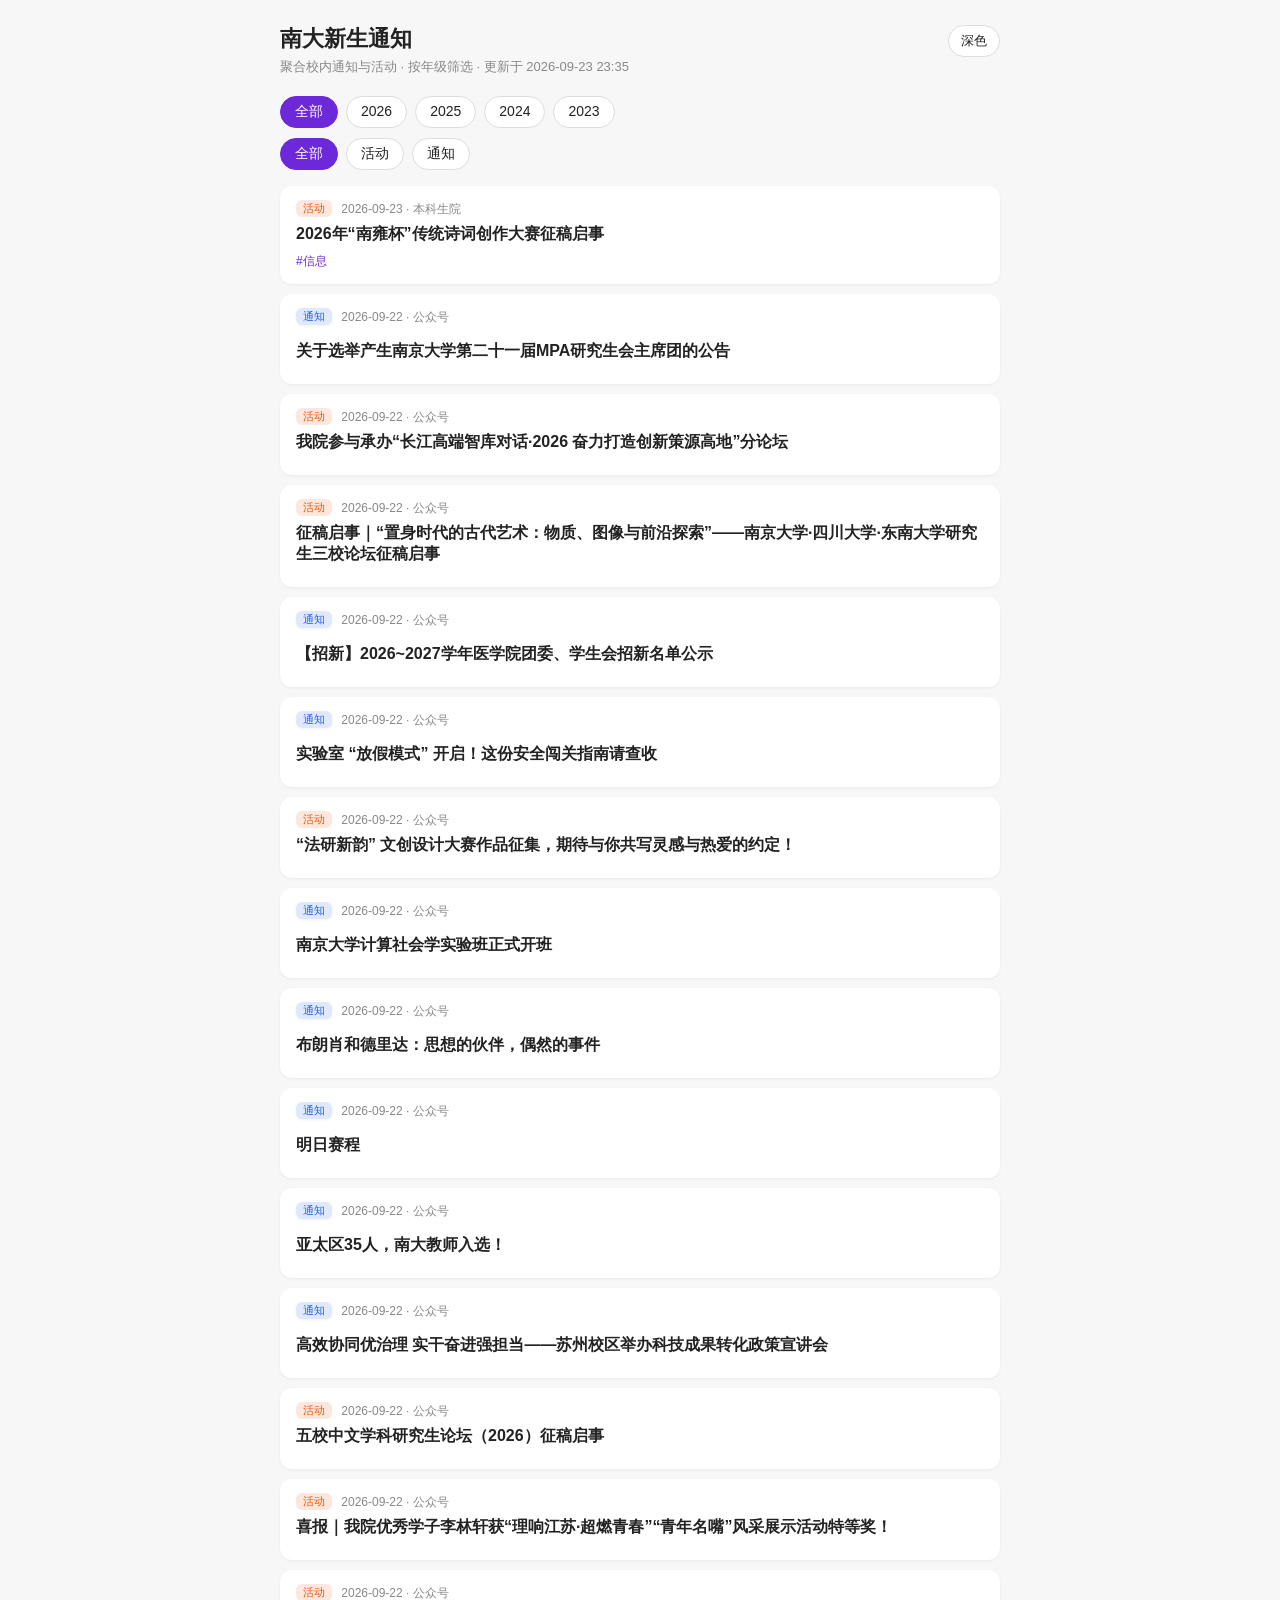
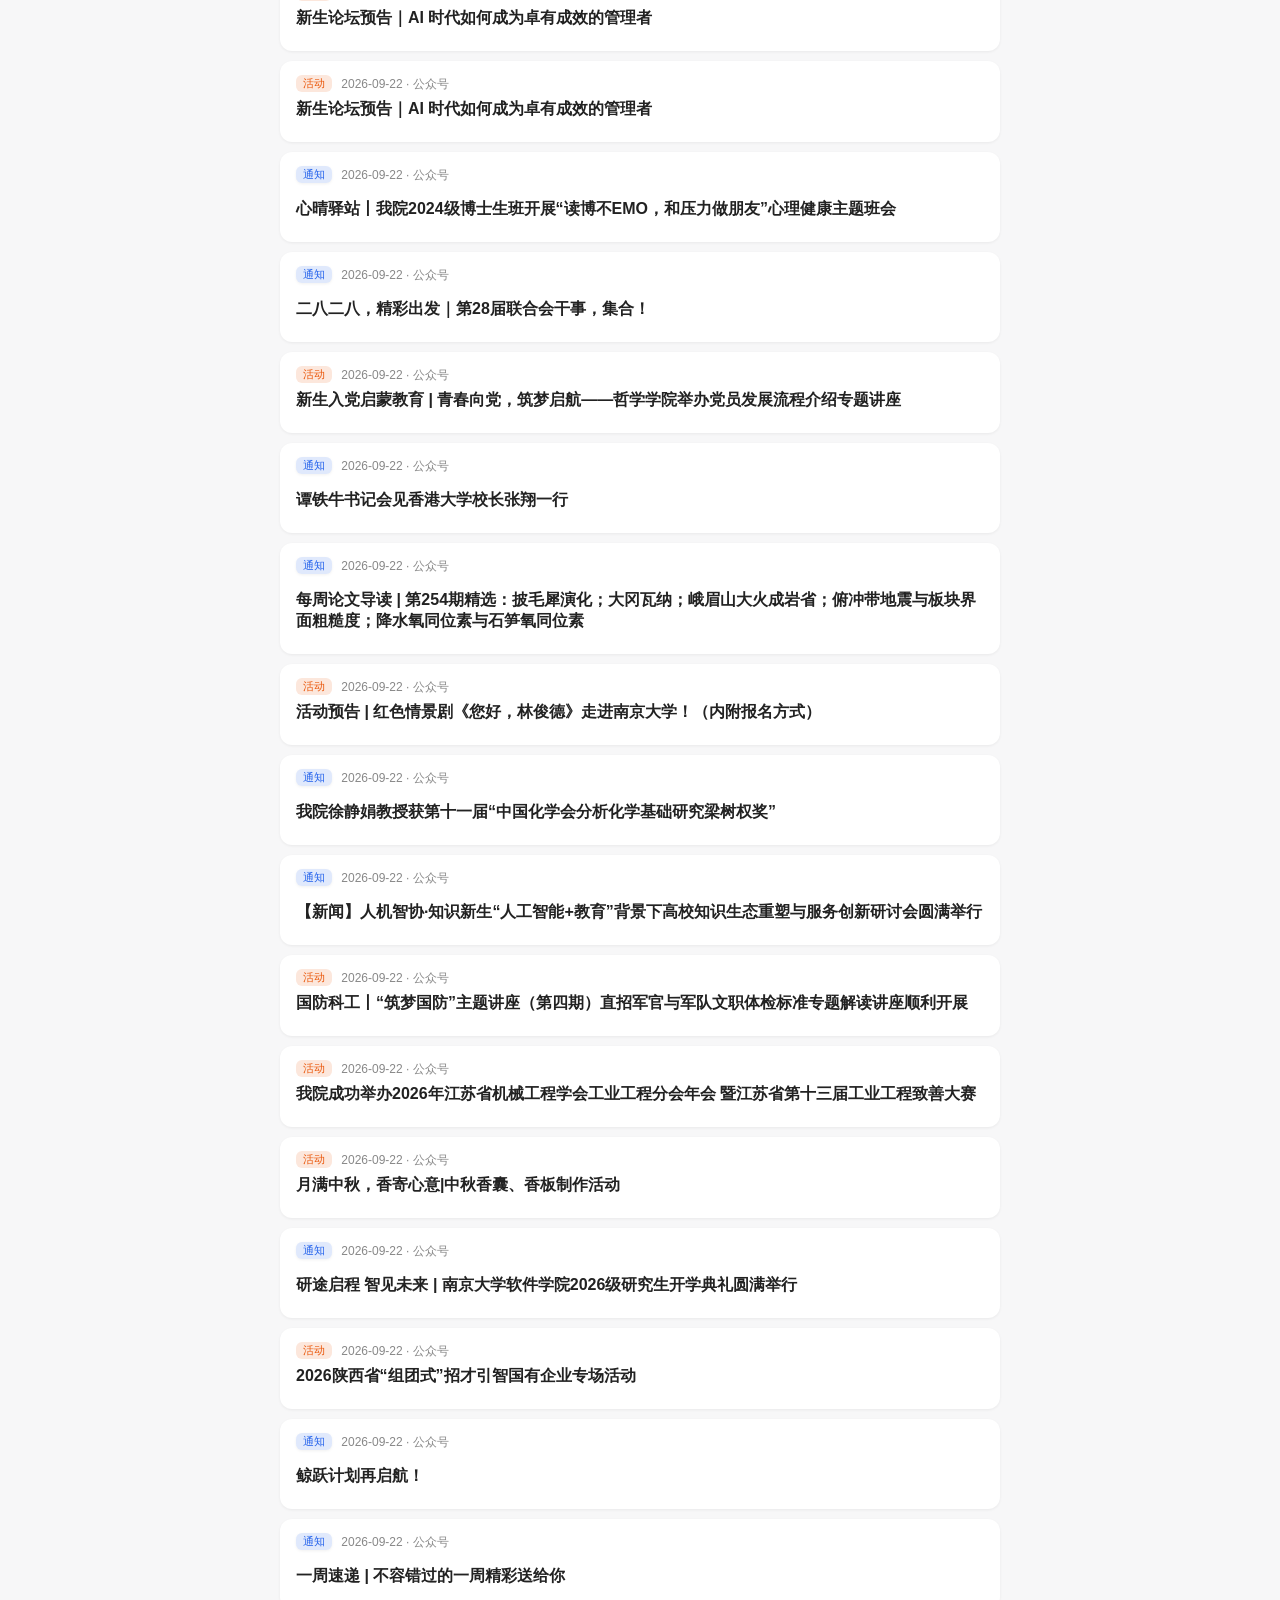
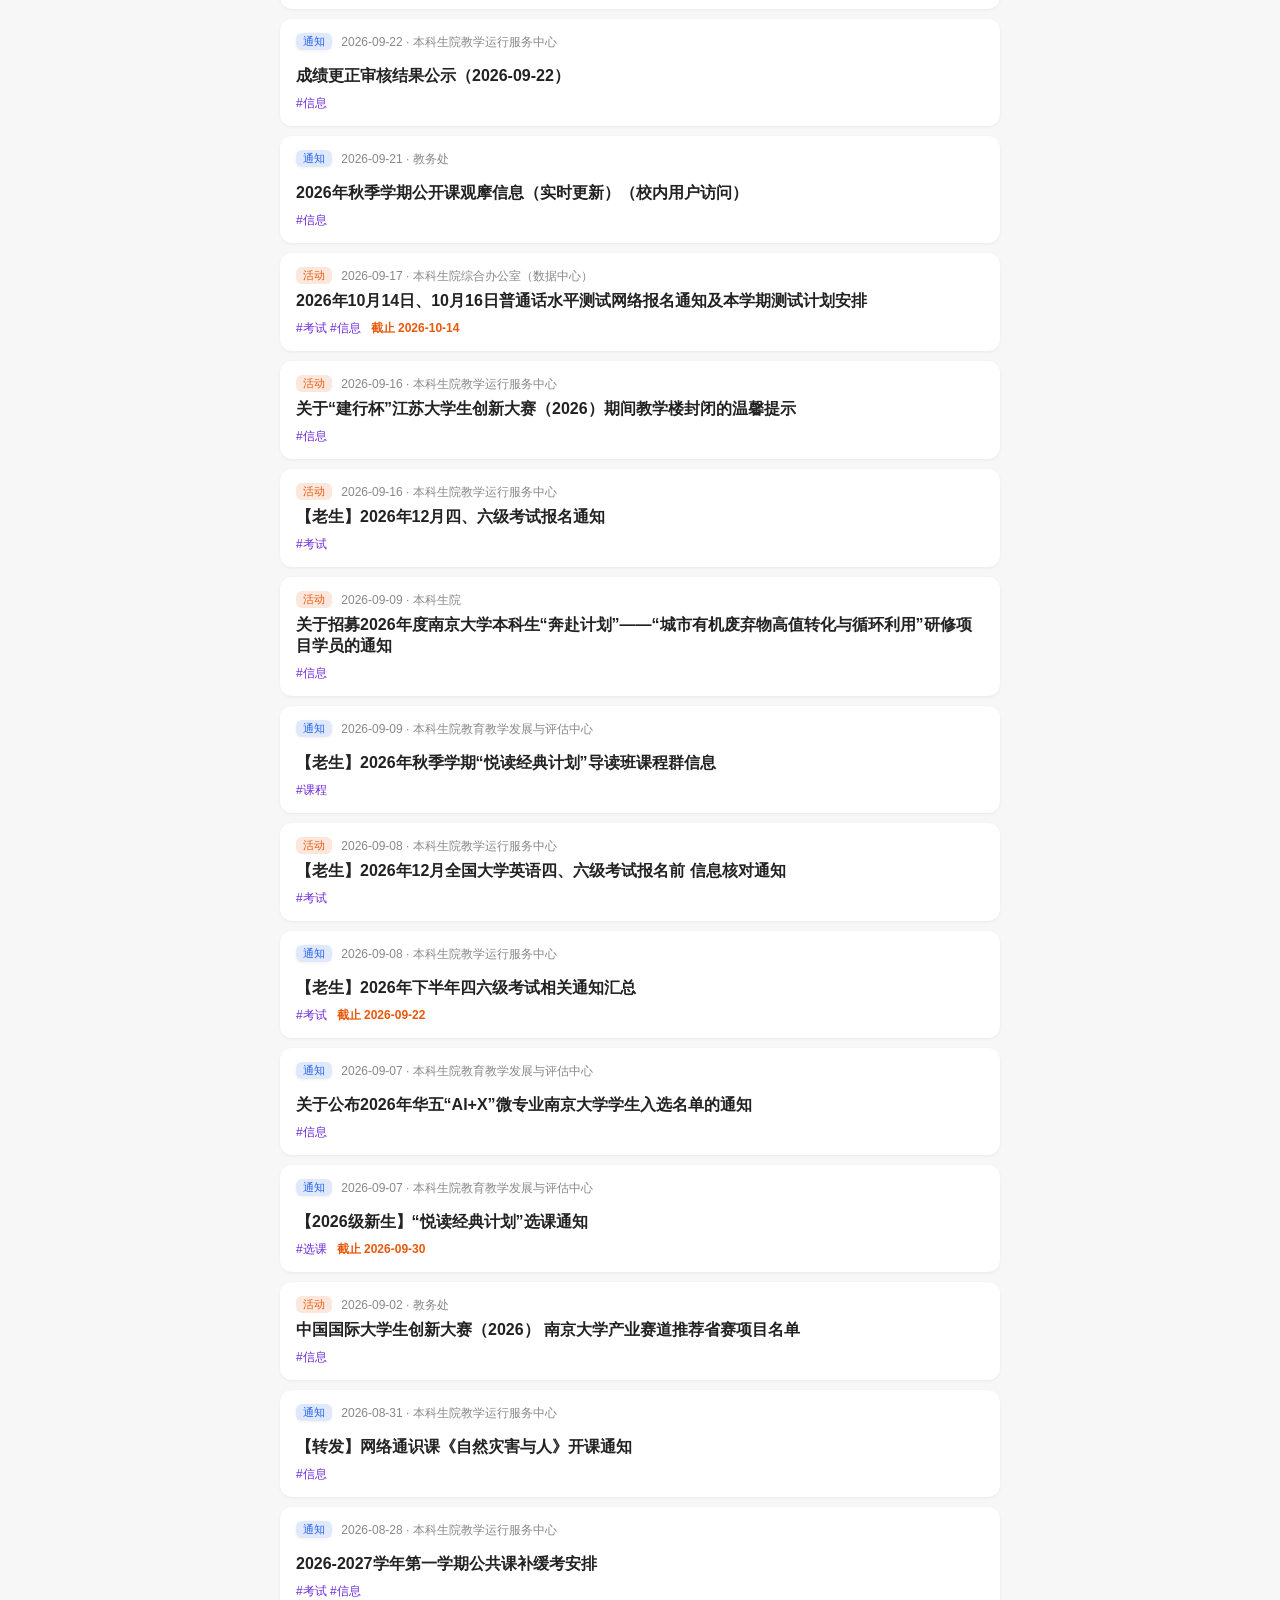
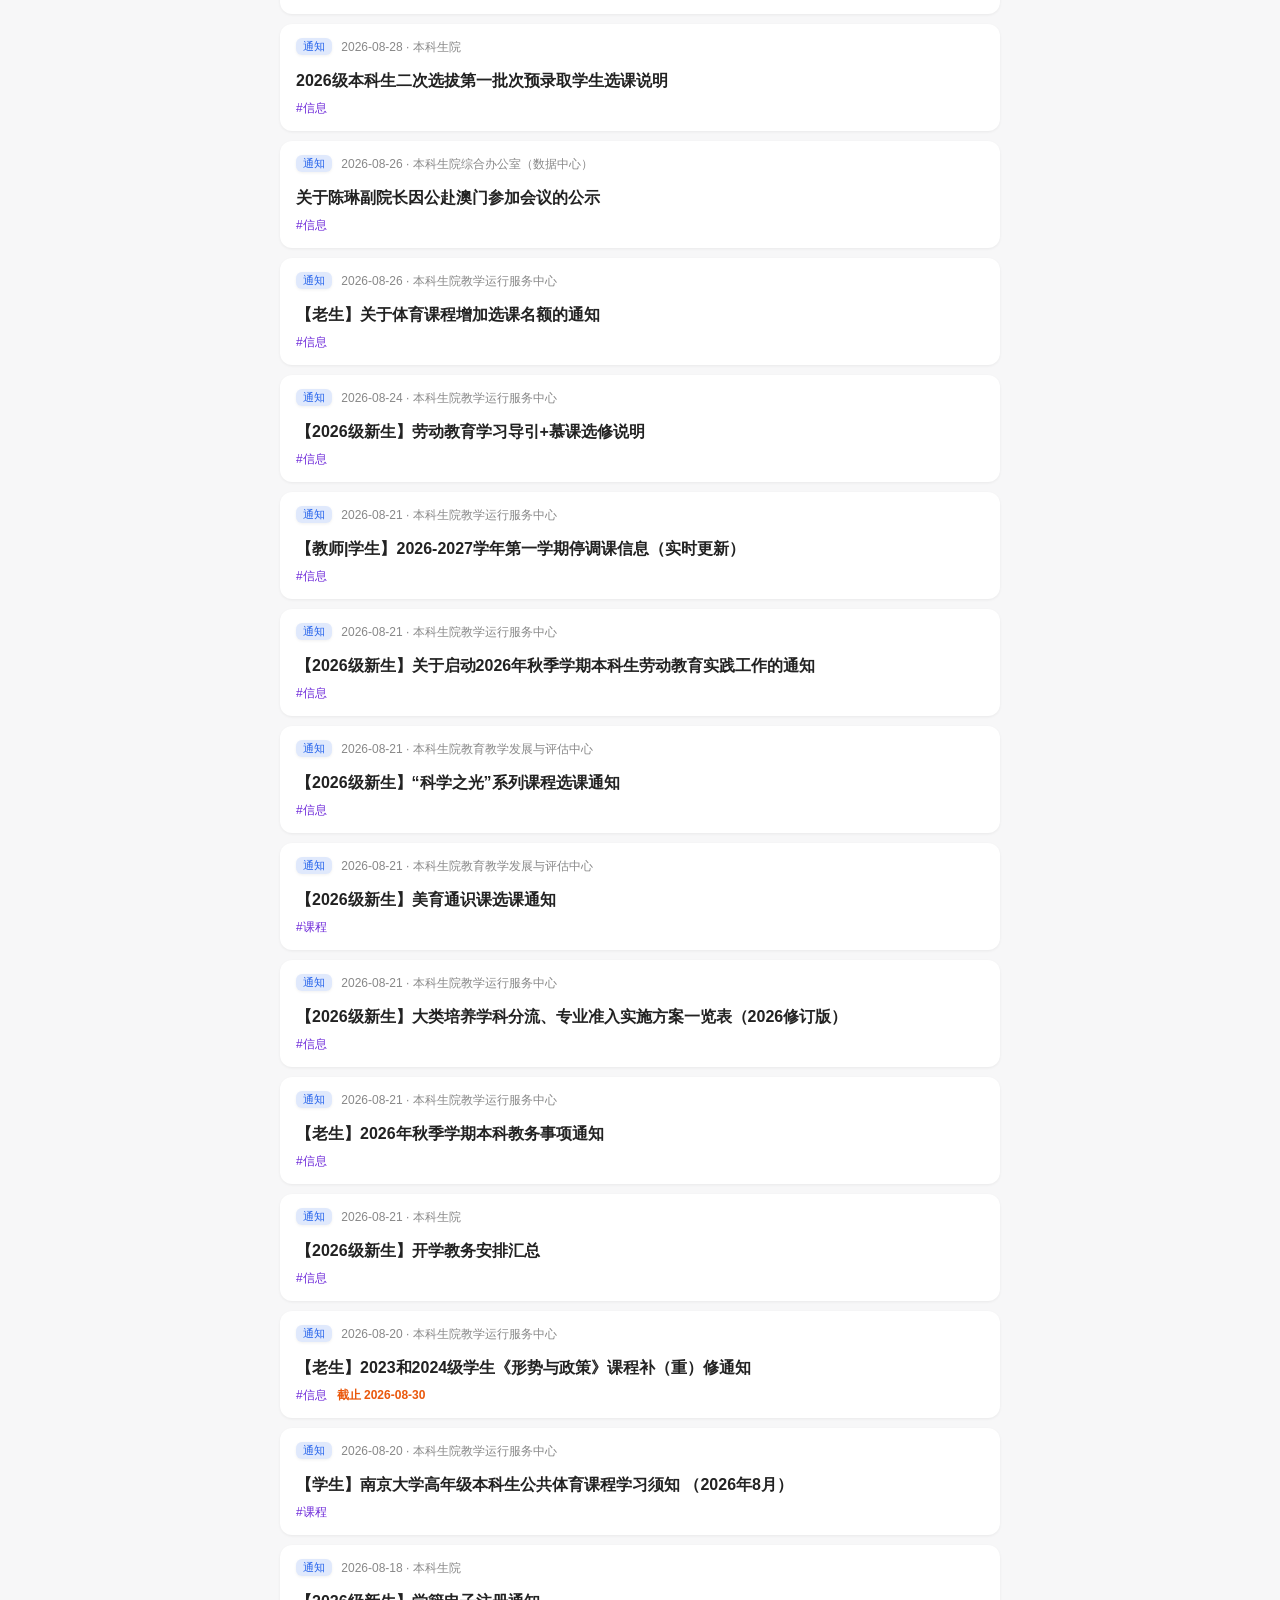
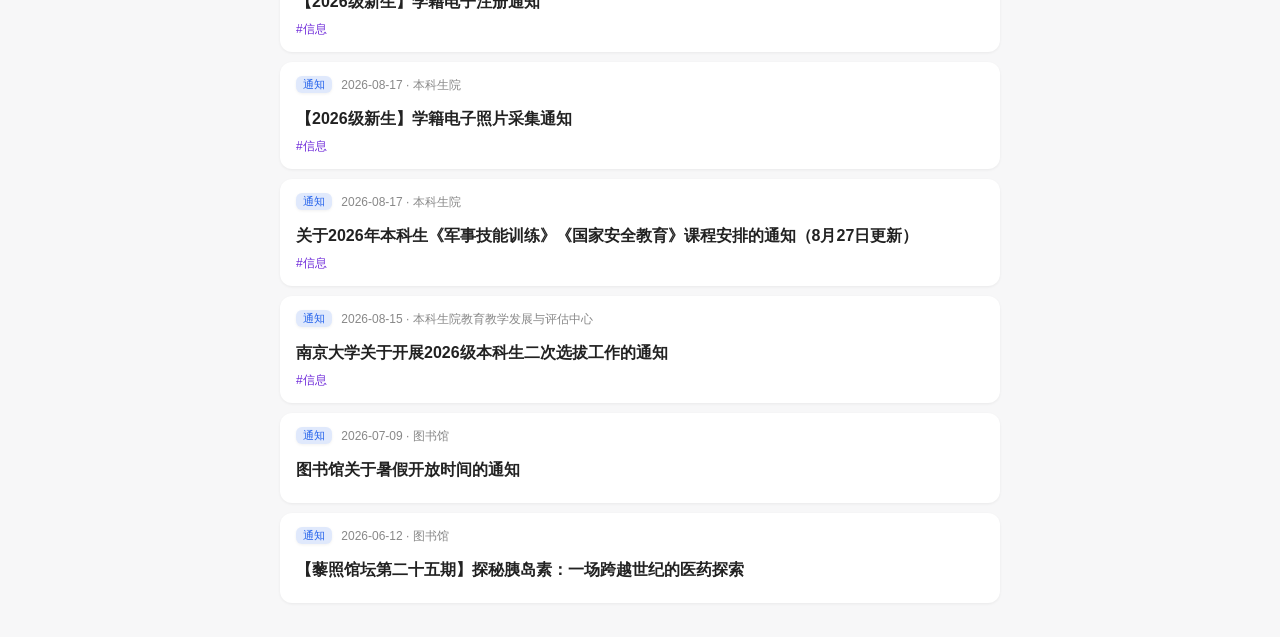
<file: docs/index.html>
<!DOCTYPE html>
<html lang="zh">
<head>
  <meta charset="utf-8">
  <meta name="viewport" content="width=device-width, initial-scale=1">
  <title>南大新生通知</title>
  <link rel="stylesheet" href="style.css">
  <script>
    (function () {
      var saved = localStorage.getItem("theme");
      var theme = saved || (window.matchMedia("(prefers-color-scheme: dark)").matches ? "dark" : "light");
      document.documentElement.dataset.theme = theme;
    })();
  </script>
</head>
<body>
  <div class="header">
    <h1>南大新生通知</h1>
    <button id="themeToggle">深色</button>
  </div>
  <div class="sub">聚合校内通知与活动 · 按年级筛选 · 更新于 2026-09-23 23:35</div>
  <div class="filters" id="filters"></div>
  <div class="filters type" id="typeFilters"></div>
  <ul id="list"></ul>
  <script>
    var NOTICES = [{"id": 1, "title": "2026年“南雍杯”传统诗词创作大赛征稿启事", "source": "教务处", "organizer": "本科生院", "type": "活动", "date": "2026-09-23", "deadline": "", "grades": ["2026", "2025", "2024", "2023"], "tags": ["信息"], "url": "https://jw.nju.edu.cn/e3/d6/c26263a844758/page.htm", "summary": ""}, {"id": 2, "title": "成绩更正审核结果公示（2026-09-22）", "source": "教务处", "organizer": "本科生院教学运行服务中心", "type": "通知", "date": "2026-09-22", "deadline": "", "grades": ["2026", "2025", "2024", "2023"], "tags": ["信息"], "url": "https://jw.nju.edu.cn/e3/74/c26263a844660/page.htm", "summary": ""}, {"id": 3, "title": "一周速递 | 不容错过的一周精彩送给你", "source": "公众号", "organizer": "公众号", "type": "通知", "date": "2026-09-22", "deadline": "", "grades": ["2026", "2025", "2024", "2023"], "tags": [], "url": "https://werss.lilystudio.space//views/article/3081592827-3081592827_jAdoD71ch4QejMgdWWtd6Q", "summary": ""}, {"id": 4, "title": "鲸跃计划再启航！", "source": "公众号", "organizer": "公众号", "type": "通知", "date": "2026-09-22", "deadline": "", "grades": ["2026", "2025", "2024", "2023"], "tags": [], "url": "https://werss.lilystudio.space//views/article/3191385331-3191385331_mkSf74gHIK0H54NbFPFQ~Q", "summary": ""}, {"id": 5, "title": "2026陕西省“组团式”招才引智国有企业专场活动", "source": "公众号", "organizer": "公众号", "type": "活动", "date": "2026-09-22", "deadline": "", "grades": ["2026", "2025", "2024", "2023"], "tags": [], "url": "https://werss.lilystudio.space//views/article/3010072203-3010072203_RYKEvnSQ8gtw4su~eBk1eg", "summary": ""}, {"id": 6, "title": "研途启程 智见未来 | 南京大学软件学院2026级研究生开学典礼圆满举行", "source": "公众号", "organizer": "公众号", "type": "通知", "date": "2026-09-22", "deadline": "", "grades": ["2026"], "tags": [], "url": "https://werss.lilystudio.space//views/article/3004211109-3004211109_sojRjrP7mKjccCAEp8Zxzw", "summary": ""}, {"id": 7, "title": "月满中秋，香寄心意|中秋香囊、香板制作活动", "source": "公众号", "organizer": "公众号", "type": "活动", "date": "2026-09-22", "deadline": "", "grades": ["2026", "2025", "2024", "2023"], "tags": [], "url": "https://werss.lilystudio.space//views/article/3868254568-3868254568_bz4YFE7nD6EnUHDgzS9KGg", "summary": ""}, {"id": 8, "title": "我院成功举办2026年江苏省机械工程学会工业工程分会年会 暨江苏省第十三届工业工程致善大赛", "source": "公众号", "organizer": "公众号", "type": "活动", "date": "2026-09-22", "deadline": "", "grades": ["2026", "2025", "2024", "2023"], "tags": [], "url": "https://werss.lilystudio.space//views/article/3203387924-3203387924_J3VA0kF07qVgasa-5gMDaQ", "summary": ""}, {"id": 9, "title": "国防科工丨“筑梦国防”主题讲座（第四期）直招军官与军队文职体检标准专题解读讲座顺利开展", "source": "公众号", "organizer": "公众号", "type": "活动", "date": "2026-09-22", "deadline": "", "grades": ["2026", "2025", "2024", "2023"], "tags": [], "url": "https://werss.lilystudio.space//views/article/3288207579-3288207579_n0KETv9nFQYtMDgDzSxl8w", "summary": ""}, {"id": 10, "title": "【新闻】人机智协·知识新生“人工智能+教育”背景下高校知识生态重塑与服务创新研讨会圆满举行", "source": "公众号", "organizer": "公众号", "type": "通知", "date": "2026-09-22", "deadline": "", "grades": ["2026"], "tags": [], "url": "https://werss.lilystudio.space//views/article/2395192952-2395192952_Shg4HRI0G5BoswiPp23Isw", "summary": ""}, {"id": 11, "title": "我院徐静娟教授获第十一届“中国化学会分析化学基础研究梁树权奖”", "source": "公众号", "organizer": "公众号", "type": "通知", "date": "2026-09-22", "deadline": "", "grades": ["2026", "2025", "2024", "2023"], "tags": [], "url": "https://werss.lilystudio.space//views/article/3222788966-3222788966_Ci07Ig7m6Tmul9U9YnEmKg", "summary": ""}, {"id": 12, "title": "活动预告 | 红色情景剧《您好，林俊德》走进南京大学！（内附报名方式）", "source": "公众号", "organizer": "公众号", "type": "活动", "date": "2026-09-22", "deadline": "", "grades": ["2026", "2025", "2024", "2023"], "tags": [], "url": "https://werss.lilystudio.space//views/article/3253223122-3253223122_STHjWBqxpcuR-qK4gtaFqA", "summary": ""}, {"id": 13, "title": "每周论文导读 | 第254期精选：披毛犀演化；大冈瓦纳；峨眉山大火成岩省；俯冲带地震与板块界面粗糙度；降水氧同位素与石笋氧同位素", "source": "公众号", "organizer": "公众号", "type": "通知", "date": "2026-09-22", "deadline": "", "grades": ["2026", "2025", "2024", "2023"], "tags": [], "url": "https://werss.lilystudio.space//views/article/3201554273-3201554273_ww5CwUoyLmLZB4YKYCQh5Q", "summary": ""}, {"id": 14, "title": "谭铁牛书记会见香港大学校长张翔一行", "source": "公众号", "organizer": "公众号", "type": "通知", "date": "2026-09-22", "deadline": "", "grades": ["2026", "2025", "2024", "2023"], "tags": [], "url": "https://werss.lilystudio.space//views/article/3000634781-3000634781_lZZqWDAwpfT33IskVb5uDw", "summary": ""}, {"id": 15, "title": "新生入党启蒙教育 | 青春向党，筑梦启航——哲学学院举办党员发展流程介绍专题讲座", "source": "公众号", "organizer": "公众号", "type": "活动", "date": "2026-09-22", "deadline": "", "grades": ["2026"], "tags": [], "url": "https://werss.lilystudio.space//views/article/3926863958-3926863958_Jeytd2ejJ0Of1u33tjr5GA", "summary": ""}, {"id": 16, "title": "二八二八，精彩出发｜第28届联合会干事，集合！", "source": "公众号", "organizer": "公众号", "type": "通知", "date": "2026-09-22", "deadline": "", "grades": ["2026", "2025", "2024", "2023"], "tags": [], "url": "https://werss.lilystudio.space//views/article/3944873362-3944873362_VRab-94t1ULTqAkFJZCnhw", "summary": ""}, {"id": 17, "title": "心晴驿站丨我院2024级博士生班开展“读博不EMO，和压力做朋友”心理健康主题班会", "source": "公众号", "organizer": "公众号", "type": "通知", "date": "2026-09-22", "deadline": "", "grades": ["2026", "2025", "2024", "2023"], "tags": [], "url": "https://werss.lilystudio.space//views/article/3988020090-3988020090_8vrTvuqM4j4dw5pJNwXEHg", "summary": ""}, {"id": 18, "title": "新生论坛预告｜AI 时代如何成为卓有成效的管理者", "source": "公众号", "organizer": "公众号", "type": "活动", "date": "2026-09-22", "deadline": "", "grades": ["2026"], "tags": [], "url": "https://werss.lilystudio.space//views/article/2395477780-2395477780_Bu-fA2-gMtYU-8WhQEZ7eQ", "summary": ""}, {"id": 19, "title": "新生论坛预告｜AI 时代如何成为卓有成效的管理者", "source": "公众号", "organizer": "公众号", "type": "活动", "date": "2026-09-22", "deadline": "", "grades": ["2026"], "tags": [], "url": "https://werss.lilystudio.space//views/article/3011076956-3011076956_B8sLfl7--8R3pmmee0Th6Q", "summary": ""}, {"id": 20, "title": "喜报｜我院优秀学子李林轩获“理响江苏·超燃青春”“青年名嘴”风采展示活动特等奖！", "source": "公众号", "organizer": "公众号", "type": "活动", "date": "2026-09-22", "deadline": "", "grades": ["2026", "2025", "2024", "2023"], "tags": [], "url": "https://werss.lilystudio.space//views/article/3964726631-3964726631_Idr9mkgZBD6tmI5ZJlExLA", "summary": ""}, {"id": 21, "title": "五校中文学科研究生论坛（2026）征稿启事", "source": "公众号", "organizer": "公众号", "type": "活动", "date": "2026-09-22", "deadline": "", "grades": ["2026", "2025", "2024", "2023"], "tags": [], "url": "https://werss.lilystudio.space//views/article/3933626163-3933626163_V7DY59pwLvQDp0bBDe-s-g", "summary": ""}, {"id": 22, "title": "高效协同优治理  实干奋进强担当——苏州校区举办科技成果转化政策宣讲会", "source": "公众号", "organizer": "公众号", "type": "通知", "date": "2026-09-22", "deadline": "", "grades": ["2026", "2025", "2024", "2023"], "tags": [], "url": "https://werss.lilystudio.space//views/article/3922217456-3922217456_oXw02NoQJZpSA1yVFy8zMA", "summary": ""}, {"id": 23, "title": "亚太区35人，南大教师入选！", "source": "公众号", "organizer": "公众号", "type": "通知", "date": "2026-09-22", "deadline": "", "grades": ["2026", "2025", "2024", "2023"], "tags": [], "url": "https://werss.lilystudio.space//views/article/3018032455-3018032455_LYA81aShXCOQyBKpgS-TMQ", "summary": ""}, {"id": 24, "title": "明日赛程", "source": "公众号", "organizer": "公众号", "type": "通知", "date": "2026-09-22", "deadline": "", "grades": ["2026", "2025", "2024", "2023"], "tags": [], "url": "https://werss.lilystudio.space//views/article/3004368296-3004368296_FZW0omH6lW1ustvGSU9T5A", "summary": ""}, {"id": 25, "title": "布朗肖和德里达：思想的伙伴，偶然的事件", "source": "公众号", "organizer": "公众号", "type": "通知", "date": "2026-09-22", "deadline": "", "grades": ["2026", "2025", "2024", "2023"], "tags": [], "url": "https://werss.lilystudio.space//views/article/3084243521-3084243521_PLCWzz4Das99ZmyMRlkv9A", "summary": ""}, {"id": 26, "title": "南京大学计算社会学实验班正式开班", "source": "公众号", "organizer": "公众号", "type": "通知", "date": "2026-09-22", "deadline": "", "grades": ["2026", "2025", "2024", "2023"], "tags": [], "url": "https://werss.lilystudio.space//views/article/3259082974-3259082974_rykqV4easyLREZjqAVRA~g", "summary": ""}, {"id": 27, "title": "“法研新韵” 文创设计大赛作品征集，期待与你共写灵感与热爱的约定！", "source": "公众号", "organizer": "公众号", "type": "活动", "date": "2026-09-22", "deadline": "", "grades": ["2026", "2025", "2024", "2023"], "tags": [], "url": "https://werss.lilystudio.space//views/article/3086293501-3086293501_pzdW4mHEEc82HTi3sE9~LA", "summary": ""}, {"id": 28, "title": "实验室 “放假模式” 开启！这份安全闯关指南请查收", "source": "公众号", "organizer": "公众号", "type": "通知", "date": "2026-09-22", "deadline": "", "grades": ["2026", "2025", "2024", "2023"], "tags": [], "url": "https://werss.lilystudio.space//views/article/3510797710-3510797710_2d-9FVxqdYwvjERp~a4mBg", "summary": ""}, {"id": 29, "title": "【招新】2026~2027学年医学院团委、学生会招新名单公示", "source": "公众号", "organizer": "公众号", "type": "通知", "date": "2026-09-22", "deadline": "", "grades": ["2026", "2025", "2024", "2023"], "tags": [], "url": "https://werss.lilystudio.space//views/article/3010020002-3010020002_38A4rATzEeBh23pOSmZ0vQ", "summary": ""}, {"id": 30, "title": "征稿启事｜“置身时代的古代艺术：物质、图像与前沿探索”——南京大学·四川大学·东南大学研究生三校论坛征稿启事", "source": "公众号", "organizer": "公众号", "type": "活动", "date": "2026-09-22", "deadline": "", "grades": ["2026", "2025", "2024", "2023"], "tags": [], "url": "https://werss.lilystudio.space//views/article/3072725379-3072725379_lc369j-WtgcNejQlB-LCDg", "summary": ""}, {"id": 31, "title": "我院参与承办“长江高端智库对话·2026 奋力打造创新策源高地”分论坛", "source": "公众号", "organizer": "公众号", "type": "活动", "date": "2026-09-22", "deadline": "", "grades": ["2026", "2025", "2024", "2023"], "tags": [], "url": "https://werss.lilystudio.space//views/article/3234440835-3234440835_ckSDd93tJmMe~qRj2Yz1VQ", "summary": ""}, {"id": 32, "title": "关于选举产生南京大学第二十一届MPA研究生会主席团的公告", "source": "公众号", "organizer": "公众号", "type": "通知", "date": "2026-09-22", "deadline": "", "grades": ["2026", "2025", "2024", "2023"], "tags": [], "url": "https://werss.lilystudio.space//views/article/3514314087-3514314087_hu-5C4Sn0fZ0WvtbDEdFWw", "summary": ""}, {"id": 33, "title": "2026年秋季学期公开课观摩信息（实时更新）（校内用户访问）", "source": "教务处", "organizer": "教务处", "type": "通知", "date": "2026-09-21", "deadline": "", "grades": ["2026", "2025", "2024", "2023"], "tags": ["信息"], "url": "https://jw.nju.edu.cn/e2/d5/c26263a844501/page.htm", "summary": ""}, {"id": 34, "title": "2026年10月14日、10月16日普通话水平测试网络报名通知及本学期测试计划安排", "source": "教务处", "organizer": "本科生院综合办公室（数据中心）", "type": "活动", "date": "2026-09-17", "deadline": "2026-10-14", "grades": ["2026", "2025", "2024", "2023"], "tags": ["考试", "信息"], "url": "https://jw.nju.edu.cn/e1/84/c26263a844164/page.htm", "summary": ""}, {"id": 35, "title": "【老生】2026年12月四、六级考试报名通知", "source": "教务处", "organizer": "本科生院教学运行服务中心", "type": "活动", "date": "2026-09-16", "deadline": "", "grades": ["2025", "2024", "2023"], "tags": ["考试"], "url": "https://jw.nju.edu.cn/e1/0a/c26263a844042/page.htm", "summary": ""}, {"id": 36, "title": "关于“建行杯”江苏大学生创新大赛（2026）期间教学楼封闭的温馨提示", "source": "教务处", "organizer": "本科生院教学运行服务中心", "type": "活动", "date": "2026-09-16", "deadline": "", "grades": ["2026", "2025", "2024", "2023"], "tags": ["信息"], "url": "https://jw.nju.edu.cn/e1/03/c26263a844035/page.htm", "summary": ""}, {"id": 37, "title": "【老生】2026年秋季学期“悦读经典计划”导读班课程群信息", "source": "教务处", "organizer": "本科生院教育教学发展与评估中心", "type": "通知", "date": "2026-09-09", "deadline": "", "grades": ["2025", "2024", "2023"], "tags": ["课程"], "url": "https://jw.nju.edu.cn/de/30/c26263a843312/page.htm", "summary": ""}, {"id": 38, "title": "关于招募2026年度南京大学本科生“奔赴计划”——“城市有机废弃物高值转化与循环利用”研修项目学员的通知", "source": "教务处", "organizer": "本科生院", "type": "活动", "date": "2026-09-09", "deadline": "", "grades": ["2026", "2025", "2024", "2023"], "tags": ["信息"], "url": "https://jw.nju.edu.cn/de/fa/c26263a843514/page.htm", "summary": ""}, {"id": 39, "title": "【老生】2026年下半年四六级考试相关通知汇总", "source": "教务处", "organizer": "本科生院教学运行服务中心", "type": "通知", "date": "2026-09-08", "deadline": "2026-09-22", "grades": ["2025", "2024", "2023"], "tags": ["考试"], "url": "https://jw.nju.edu.cn/dd/d0/c26263a843216/page.htm", "summary": ""}, {"id": 40, "title": "【老生】2026年12月全国大学英语四、六级考试报名前  信息核对通知", "source": "教务处", "organizer": "本科生院教学运行服务中心", "type": "活动", "date": "2026-09-08", "deadline": "", "grades": ["2025", "2024", "2023"], "tags": ["考试"], "url": "https://jw.nju.edu.cn/dd/cc/c26263a843212/page.htm", "summary": ""}, {"id": 41, "title": "【2026级新生】“悦读经典计划”选课通知", "source": "教务处", "organizer": "本科生院教育教学发展与评估中心", "type": "通知", "date": "2026-09-07", "deadline": "2026-09-30", "grades": ["2026"], "tags": ["选课"], "url": "https://jw.nju.edu.cn/dd/80/c26263a843136/page.htm", "summary": ""}, {"id": 42, "title": "关于公布2026年华五“AI+X”微专业南京大学学生入选名单的通知", "source": "教务处", "organizer": "本科生院教育教学发展与评估中心", "type": "通知", "date": "2026-09-07", "deadline": "", "grades": ["2026", "2025", "2024", "2023"], "tags": ["信息"], "url": "https://jw.nju.edu.cn/dd/74/c26263a843124/page.htm", "summary": ""}, {"id": 43, "title": "中国国际大学生创新大赛（2026） 南京大学产业赛道推荐省赛项目名单", "source": "教务处", "organizer": "教务处", "type": "活动", "date": "2026-09-02", "deadline": "", "grades": ["2026", "2025", "2024", "2023"], "tags": ["信息"], "url": "https://scit.nju.edu.cn/db/b9/c10916a842681/pagem.htm", "summary": ""}, {"id": 44, "title": "【转发】网络通识课《自然灾害与人》开课通知", "source": "教务处", "organizer": "本科生院教学运行服务中心", "type": "通知", "date": "2026-08-31", "deadline": "", "grades": ["2026", "2025", "2024", "2023"], "tags": ["信息"], "url": "https://jw.nju.edu.cn/db/74/c26263a842612/page.htm", "summary": ""}, {"id": 45, "title": "2026级本科生二次选拔第一批次预录取学生选课说明", "source": "教务处", "organizer": "本科生院", "type": "通知", "date": "2026-08-28", "deadline": "", "grades": ["2026"], "tags": ["信息"], "url": "https://jw.nju.edu.cn/da/7c/c26263a842364/page.htm", "summary": ""}, {"id": 46, "title": "2026-2027学年第一学期公共课补缓考安排", "source": "教务处", "organizer": "本科生院教学运行服务中心", "type": "通知", "date": "2026-08-28", "deadline": "", "grades": ["2026", "2025", "2024", "2023"], "tags": ["考试", "信息"], "url": "https://jw.nju.edu.cn/da/6e/c26263a842350/page.htm", "summary": ""}, {"id": 47, "title": "【老生】关于体育课程增加选课名额的通知", "source": "教务处", "organizer": "本科生院教学运行服务中心", "type": "通知", "date": "2026-08-26", "deadline": "", "grades": ["2025", "2024", "2023"], "tags": ["信息"], "url": "https://jw.nju.edu.cn/d9/34/c26263a842036/page.htm", "summary": ""}, {"id": 48, "title": "关于陈琳副院长因公赴澳门参加会议的公示", "source": "教务处", "organizer": "本科生院综合办公室（数据中心）", "type": "通知", "date": "2026-08-26", "deadline": "", "grades": ["2026", "2025", "2024", "2023"], "tags": ["信息"], "url": "https://jw.nju.edu.cn/d9/0c/c26263a841996/page.htm", "summary": ""}, {"id": 49, "title": "【2026级新生】劳动教育学习导引+慕课选修说明", "source": "教务处", "organizer": "本科生院教学运行服务中心", "type": "通知", "date": "2026-08-24", "deadline": "", "grades": ["2026"], "tags": ["信息"], "url": "https://jw.nju.edu.cn/d8/13/c26263a841747/page.htm", "summary": ""}, {"id": 50, "title": "【2026级新生】开学教务安排汇总", "source": "教务处", "organizer": "本科生院", "type": "通知", "date": "2026-08-21", "deadline": "", "grades": ["2026"], "tags": ["信息"], "url": "https://jw.nju.edu.cn/d7/c4/c26263a841668/page.htm", "summary": ""}, {"id": 51, "title": "【老生】2026年秋季学期本科教务事项通知", "source": "教务处", "organizer": "本科生院教学运行服务中心", "type": "通知", "date": "2026-08-21", "deadline": "", "grades": ["2025", "2024", "2023"], "tags": ["信息"], "url": "https://jw.nju.edu.cn/d7/6f/c26263a841583/page.htm", "summary": ""}, {"id": 52, "title": "【2026级新生】大类培养学科分流、专业准入实施方案一览表（2026修订版）", "source": "教务处", "organizer": "本科生院教学运行服务中心", "type": "通知", "date": "2026-08-21", "deadline": "", "grades": ["2026"], "tags": ["信息"], "url": "https://jw.nju.edu.cn/d7/7c/c26263a841596/page.htm", "summary": ""}, {"id": 53, "title": "【2026级新生】美育通识课选课通知", "source": "教务处", "organizer": "本科生院教育教学发展与评估中心", "type": "通知", "date": "2026-08-21", "deadline": "", "grades": ["2026"], "tags": ["课程"], "url": "https://jw.nju.edu.cn/d7/74/c26263a841588/page.htm", "summary": ""}, {"id": 54, "title": "【2026级新生】“科学之光”系列课程选课通知", "source": "教务处", "organizer": "本科生院教育教学发展与评估中心", "type": "通知", "date": "2026-08-21", "deadline": "", "grades": ["2026"], "tags": ["信息"], "url": "https://jw.nju.edu.cn/d7/70/c26263a841584/page.htm", "summary": ""}, {"id": 55, "title": "【2026级新生】关于启动2026年秋季学期本科生劳动教育实践工作的通知", "source": "教务处", "organizer": "本科生院教学运行服务中心", "type": "通知", "date": "2026-08-21", "deadline": "", "grades": ["2026"], "tags": ["信息"], "url": "https://jw.nju.edu.cn/d7/6d/c26263a841581/page.htm", "summary": ""}, {"id": 56, "title": "【教师|学生】2026-2027学年第一学期停调课信息（实时更新）", "source": "教务处", "organizer": "本科生院教学运行服务中心", "type": "通知", "date": "2026-08-21", "deadline": "", "grades": ["2026", "2025", "2024", "2023"], "tags": ["信息"], "url": "https://jw.nju.edu.cn/d7/6c/c26263a841580/page.htm", "summary": ""}, {"id": 57, "title": "【学生】南京大学高年级本科生公共体育课程学习须知  （2026年8月）", "source": "教务处", "organizer": "本科生院教学运行服务中心", "type": "通知", "date": "2026-08-20", "deadline": "", "grades": ["2026", "2025", "2024", "2023"], "tags": ["课程"], "url": "https://jw.nju.edu.cn/d6/c4/c26263a841412/page.htm", "summary": ""}, {"id": 58, "title": "【老生】2023和2024级学生《形势与政策》课程补（重）修通知", "source": "教务处", "organizer": "本科生院教学运行服务中心", "type": "通知", "date": "2026-08-20", "deadline": "2026-08-30", "grades": ["2025", "2024", "2023"], "tags": ["信息"], "url": "https://jw.nju.edu.cn/d6/bf/c26263a841407/page.htm", "summary": ""}, {"id": 59, "title": "【2026级新生】学籍电子注册通知", "source": "教务处", "organizer": "本科生院", "type": "通知", "date": "2026-08-18", "deadline": "", "grades": ["2026"], "tags": ["信息"], "url": "https://jw.nju.edu.cn/d6/2e/c26263a841262/page.htm", "summary": ""}, {"id": 60, "title": "关于2026年本科生《军事技能训练》《国家安全教育》课程安排的通知（8月27日更新）", "source": "教务处", "organizer": "本科生院", "type": "通知", "date": "2026-08-17", "deadline": "", "grades": ["2026", "2025", "2024", "2023"], "tags": ["信息"], "url": "https://jw.nju.edu.cn/d6/3c/c26263a841276/page.htm", "summary": ""}, {"id": 61, "title": "【2026级新生】学籍电子照片采集通知", "source": "教务处", "organizer": "本科生院", "type": "通知", "date": "2026-08-17", "deadline": "", "grades": ["2026"], "tags": ["信息"], "url": "https://jw.nju.edu.cn/d6/29/c26263a841257/page.htm", "summary": ""}, {"id": 62, "title": "南京大学关于开展2026级本科生二次选拔工作的通知", "source": "教务处", "organizer": "本科生院教育教学发展与评估中心", "type": "通知", "date": "2026-08-15", "deadline": "", "grades": ["2026"], "tags": ["信息"], "url": "https://jw.nju.edu.cn/d6/16/c26263a841238/page.htm", "summary": ""}, {"id": 63, "title": "图书馆关于暑假开放时间的通知", "source": "图书馆", "organizer": "图书馆", "type": "通知", "date": "2026-07-09", "deadline": "", "grades": ["2026", "2025", "2024", "2023"], "tags": [], "url": "https://lib.nju.edu.cn/info/1065/4326.htm", "summary": ""}, {"id": 64, "title": "【藜照馆坛第二十五期】探秘胰岛素：一场跨越世纪的医药探索", "source": "图书馆", "organizer": "图书馆", "type": "通知", "date": "2026-06-12", "deadline": "", "grades": ["2026", "2025", "2024", "2023"], "tags": [], "url": "https://lib.nju.edu.cn/info/1065/4314.htm", "summary": ""}];
    var GRADES = ["全部", "2026", "2025", "2024", "2023"];
    var TYPES = ["全部", "活动", "通知"];
    var TYPE_CLASS = { "活动": "activity", "通知": "notice" };
    var current = "全部";
    var currentType = "全部";

    function esc(s) {
      return String(s).replace(/[&<>"]/g, function (c) {
        return { "&": "&amp;", "<": "&lt;", ">": "&gt;", '"': "&quot;" }[c];
      });
    }

    function render() {
      var list = document.getElementById("list");
      var items = NOTICES.filter(function (n) {
        var okGrade = current === "全部" || n.grades.indexOf(current) !== -1;
        var okType = currentType === "全部" || n.type === currentType;
        return okGrade && okType;
      });
      items.sort(function (a, b) { return a.date < b.date ? 1 : -1; });
      if (!items.length) {
        list.innerHTML = '<div class="empty">这个年级暂时没有通知</div>';
        return;
      }
      list.innerHTML = items.map(function (n) {
        var tags = n.tags.map(function (t) { return "#" + esc(t); }).join(" ");
        var cls = TYPE_CLASS[n.type] || "notice";
        var deadline = n.deadline ? '<span class="deadline">截止 ' + esc(n.deadline) + "</span>" : "";
        return '<li class="notice">'
          + '<div class="meta"><span class="badge ' + cls + '">' + esc(n.type) + "</span> "
          + esc(n.date) + " · " + esc(n.organizer || n.source) + "</div>"
          + '<a class="title" href="' + esc(n.url) + '" target="_blank">' + esc(n.title) + "</a>"
          + '<div class="tags">' + tags + deadline + "</div>"
          + "</li>";
      }).join("");
    }

    function renderFilters() {
      var box = document.getElementById("filters");
      box.innerHTML = GRADES.map(function (g) {
        return '<a class="' + (g === current ? "active" : "") + '" data-grade="' + g + '" href="javascript:;">' + g + "</a>";
      }).join("");
      box.querySelectorAll("a").forEach(function (a) {
        a.addEventListener("click", function () {
          current = a.dataset.grade;
          renderFilters();
          render();
        });
      });
    }

    function renderTypeFilters() {
      var box = document.getElementById("typeFilters");
      box.innerHTML = TYPES.map(function (t) {
        return '<a class="' + (t === currentType ? "active" : "") + '" data-type="' + t + '" href="javascript:;">' + t + "</a>";
      }).join("");
      box.querySelectorAll("a").forEach(function (a) {
        a.addEventListener("click", function () {
          currentType = a.dataset.type;
          renderTypeFilters();
          render();
        });
      });
    }

    var btn = document.getElementById("themeToggle");
    function refreshBtn() {
      btn.textContent = document.documentElement.dataset.theme === "dark" ? "浅色" : "深色";
    }
    refreshBtn();
    btn.addEventListener("click", function () {
      var next = document.documentElement.dataset.theme === "dark" ? "light" : "dark";
      document.documentElement.dataset.theme = next;
      localStorage.setItem("theme", next);
      refreshBtn();
    });

    renderFilters();
    renderTypeFilters();
    render();
  </script>
</body>
</html>
</file>
<file: docs/style.css>
:root {
  --bg: #f7f7f8;
  --card: #ffffff;
  --text: #222222;
  --muted: #888888;
  --border: #dddddd;
  --accent: #6d28d9;
  --accent-text: #ffffff;
  --shadow: rgba(0, 0, 0, 0.06);
}

:root[data-theme="dark"] {
  --bg: #121216;
  --card: #1e1e24;
  --text: #e8e8ea;
  --muted: #9a9aa2;
  --border: #33333c;
  --accent: #a78bfa;
  --accent-text: #1a1a1f;
  --shadow: rgba(0, 0, 0, 0.4);
}

body {
  font-family: -apple-system, "PingFang SC", "Microsoft YaHei", sans-serif;
  max-width: 720px;
  margin: 0 auto;
  padding: 24px 16px;
  color: var(--text);
  background: var(--bg);
  transition: background 0.2s, color 0.2s;
}

.header {
  display: flex;
  align-items: center;
  justify-content: space-between;
}

h1 {
  font-size: 22px;
  margin: 0 0 4px;
}

.actions {
  display: flex;
  gap: 8px;
  align-items: center;
}

#themeToggle,
.btn {
  cursor: pointer;
  font-size: 13px;
  padding: 6px 12px;
  border-radius: 999px;
  border: 1px solid var(--border);
  background: var(--card);
  color: var(--text);
  text-decoration: none;
}

#themeToggle:hover,
.btn:hover {
  border-color: var(--accent);
  color: var(--accent);
}

.banner {
  background: rgba(109, 40, 217, 0.1);
  color: var(--accent);
  border-radius: 10px;
  padding: 10px 14px;
  font-size: 13px;
  margin-bottom: 14px;
}

.sub {
  color: var(--muted);
  font-size: 13px;
  margin-bottom: 20px;
}

.filters {
  display: flex;
  gap: 8px;
  margin-bottom: 16px;
}

.filters.type {
  margin-top: -6px;
}

.filters a {
  padding: 6px 14px;
  border-radius: 999px;
  background: var(--card);
  border: 1px solid var(--border);
  color: var(--text);
  text-decoration: none;
  font-size: 14px;
}

.filters a.active {
  background: var(--accent);
  border-color: var(--accent);
  color: var(--accent-text);
}

ul {
  list-style: none;
  padding: 0;
  margin: 0;
}

.notice {
  background: var(--card);
  border-radius: 12px;
  padding: 14px 16px;
  margin-bottom: 10px;
  box-shadow: 0 1px 3px var(--shadow);
}

.meta {
  font-size: 12px;
  color: var(--muted);
  margin-bottom: 6px;
}

.title {
  font-size: 16px;
  color: var(--text);
  text-decoration: none;
  font-weight: 600;
}

.title:hover {
  color: var(--accent);
}

.badge {
  display: inline-block;
  font-size: 11px;
  padding: 1px 7px;
  border-radius: 6px;
  margin-right: 6px;
  vertical-align: 1px;
}
.badge.activity {
  background: rgba(234, 88, 12, 0.14);
  color: #ea580c;
}
.badge.notice {
  background: rgba(37, 99, 235, 0.14);
  color: #2563eb;
}

.tags {
  margin-top: 8px;
  font-size: 12px;
  color: var(--accent);
}

.deadline {
  margin-left: 10px;
  font-size: 12px;
  color: #ea580c;
  font-weight: 600;
}

.empty {
  color: var(--muted);
  text-align: center;
  padding: 40px 0;
}
</file>
